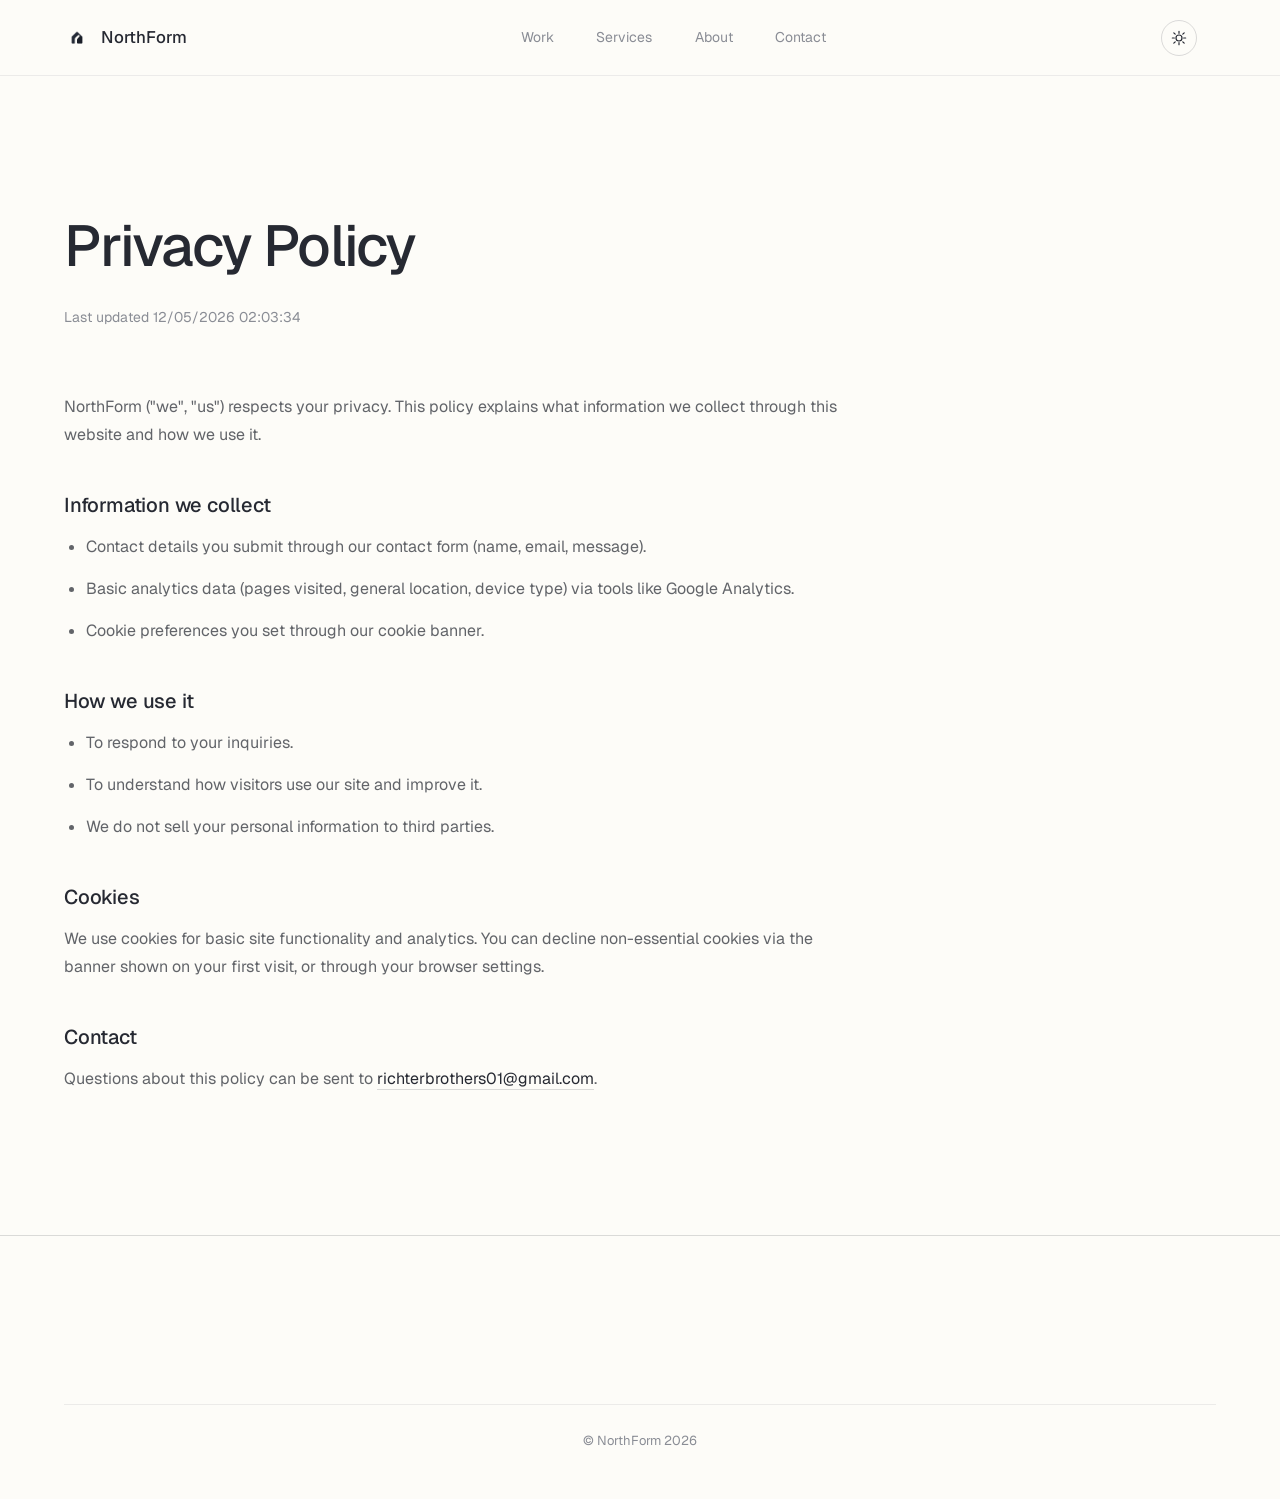
<file: privacy.html>
<!DOCTYPE html>
<html lang="en">
<head>
    <meta charset="UTF-8">
    <meta name="viewport" content="width=device-width, initial-scale=1.0">
    <meta name="description" content="NorthForm's Privacy Policy — how we collect, use, and protect your information.">
    <title>Privacy Policy — NorthForm</title>
    <link rel="canonical" href="https://northform.co/privacy.html">
    <meta name="theme-color" content="#FDFCF8">
    <link rel="icon" type="image/jpeg" href="assets/logo.jpg">
    <link rel="preconnect" href="https://fonts.googleapis.com">
    <link rel="preconnect" href="https://fonts.gstatic.com" crossorigin>
    <link href="https://fonts.googleapis.com/css2?family=Geist:wght@300;400;500;600;700&display=swap" rel="stylesheet">
    <link rel="stylesheet" href="css/main.css">
    <style>
        .legal { padding-top: clamp(150px, 18vw, 200px); padding-bottom: clamp(96px, 10vw, 140px); }
        .legal__title { font-size: clamp(2.2rem, 5vw, 3.6rem); font-weight: 500; letter-spacing: -0.03em; }
        .legal__updated { margin-top: 14px; color: var(--grey); font-size: 0.875rem; }
        .legal__body { margin-top: clamp(40px, 5vw, 64px); max-width: 72ch; }
        .legal__body h2 { font-size: 1.25rem; font-weight: 500; margin-top: 40px; margin-bottom: 12px; letter-spacing: -0.01em; }
        .legal__body p, .legal__body li { color: var(--ink-soft); font-size: 1rem; line-height: 1.75; margin-bottom: 14px; }
        .legal__body ul { padding-left: 22px; list-style: disc; }
        .legal__body a { color: var(--ink); border-bottom: 1px solid var(--line); }
    </style>
    <script async src="https://www.googletagmanager.com/gtag/js?id=G-VLSWJVY3EG"></script>
    <script>
        window.dataLayer = window.dataLayer || [];
        function gtag(){dataLayer.push(arguments);}
        gtag('js', new Date());
        gtag('config', 'G-VLSWJVY3EG');
    </script>
</head>
<body>
    <a href="#main" class="skip-link">Skip to content</a>
    <div class="progress-bar" id="progressBar" aria-hidden="true"></div>
    <nav class="nav is-scrolled" id="nav">
        <div class="nav__container">
            <a href="index.html" class="nav__logo" aria-label="NorthForm Home">
                <img class="nav__logo-mark" src="assets/logo.png" alt="NorthForm logo" width="26" height="26">
                <span class="nav__logo-text">NorthForm</span>
            </a>
            <div class="nav__links" id="navLinks">
                <a href="index.html#work" class="nav__link">Work</a>
                <a href="index.html#services" class="nav__link">Services</a>
                <a href="index.html#about" class="nav__link">About</a>
                <a href="contact.html" class="nav__link">Contact</a>
            </div>
            <div class="nav__utility">
                <button class="theme-toggle" id="themeToggle" aria-label="Toggle dark mode">
                    <svg class="icon-sun" viewBox="0 0 24 24" fill="none" stroke="currentColor" stroke-width="1.8" stroke-linecap="round"><circle cx="12" cy="12" r="4.5"/><path d="M12 2v3M12 19v3M4.2 4.2l2.1 2.1M17.7 17.7l2.1 2.1M2 12h3M19 12h3M4.2 19.8l2.1-2.1M17.7 6.3l2.1-2.1"/></svg>
                    <svg class="icon-moon" viewBox="0 0 24 24" fill="none" stroke="currentColor" stroke-width="1.8" stroke-linecap="round"><path d="M20 14.5A8.5 8.5 0 1 1 9.5 4a7 7 0 0 0 10.5 10.5Z"/></svg>
                </button>
            </div>
            <button class="nav__toggle" id="navToggle" aria-label="Toggle menu" aria-expanded="false">
                <span class="nav__toggle-line"></span>
                <span class="nav__toggle-line"></span>
            </button>
        </div>
    </nav>

    <main id="main">
        <section class="legal container">
            <h1 class="legal__title">Privacy Policy</h1>
            <p class="legal__updated" id="lastUpdated"></p>
            <div class="legal__body">
                <p>NorthForm ("we", "us") respects your privacy. This policy explains what information we collect through this website and how we use it.</p>
                <h2>Information we collect</h2>
                <ul>
                    <li>Contact details you submit through our contact form (name, email, message).</li>
                    <li>Basic analytics data (pages visited, general location, device type) via tools like Google Analytics.</li>
                    <li>Cookie preferences you set through our cookie banner.</li>
                </ul>
                <h2>How we use it</h2>
                <ul>
                    <li>To respond to your inquiries.</li>
                    <li>To understand how visitors use our site and improve it.</li>
                    <li>We do not sell your personal information to third parties.</li>
                </ul>
                <h2>Cookies</h2>
                <p>We use cookies for basic site functionality and analytics. You can decline non-essential cookies via the banner shown on your first visit, or through your browser settings.</p>
                <h2>Contact</h2>
                <p>Questions about this policy can be sent to <a href="mailto:richterbrothers01@gmail.com">richterbrothers01@gmail.com</a>.</p>
            </div>
        </section>
    </main>

    <button class="back-to-top" id="backToTop" aria-label="Back to top">
        <svg viewBox="0 0 24 24" fill="none" stroke="currentColor" stroke-width="2" stroke-linecap="round" stroke-linejoin="round"><line x1="12" y1="19" x2="12" y2="5"/><polyline points="5 12 12 5 19 12"/></svg>
    </button>

    <footer class="footer" role="contentinfo">
        <div class="container">
            <div class="footer__bottom">
                <p class="footer__copyright">© NorthForm 2026</p>
            </div>
        </div>
    </footer>

    <script src="js/main.js"></script>
</body>
</html>
</file>
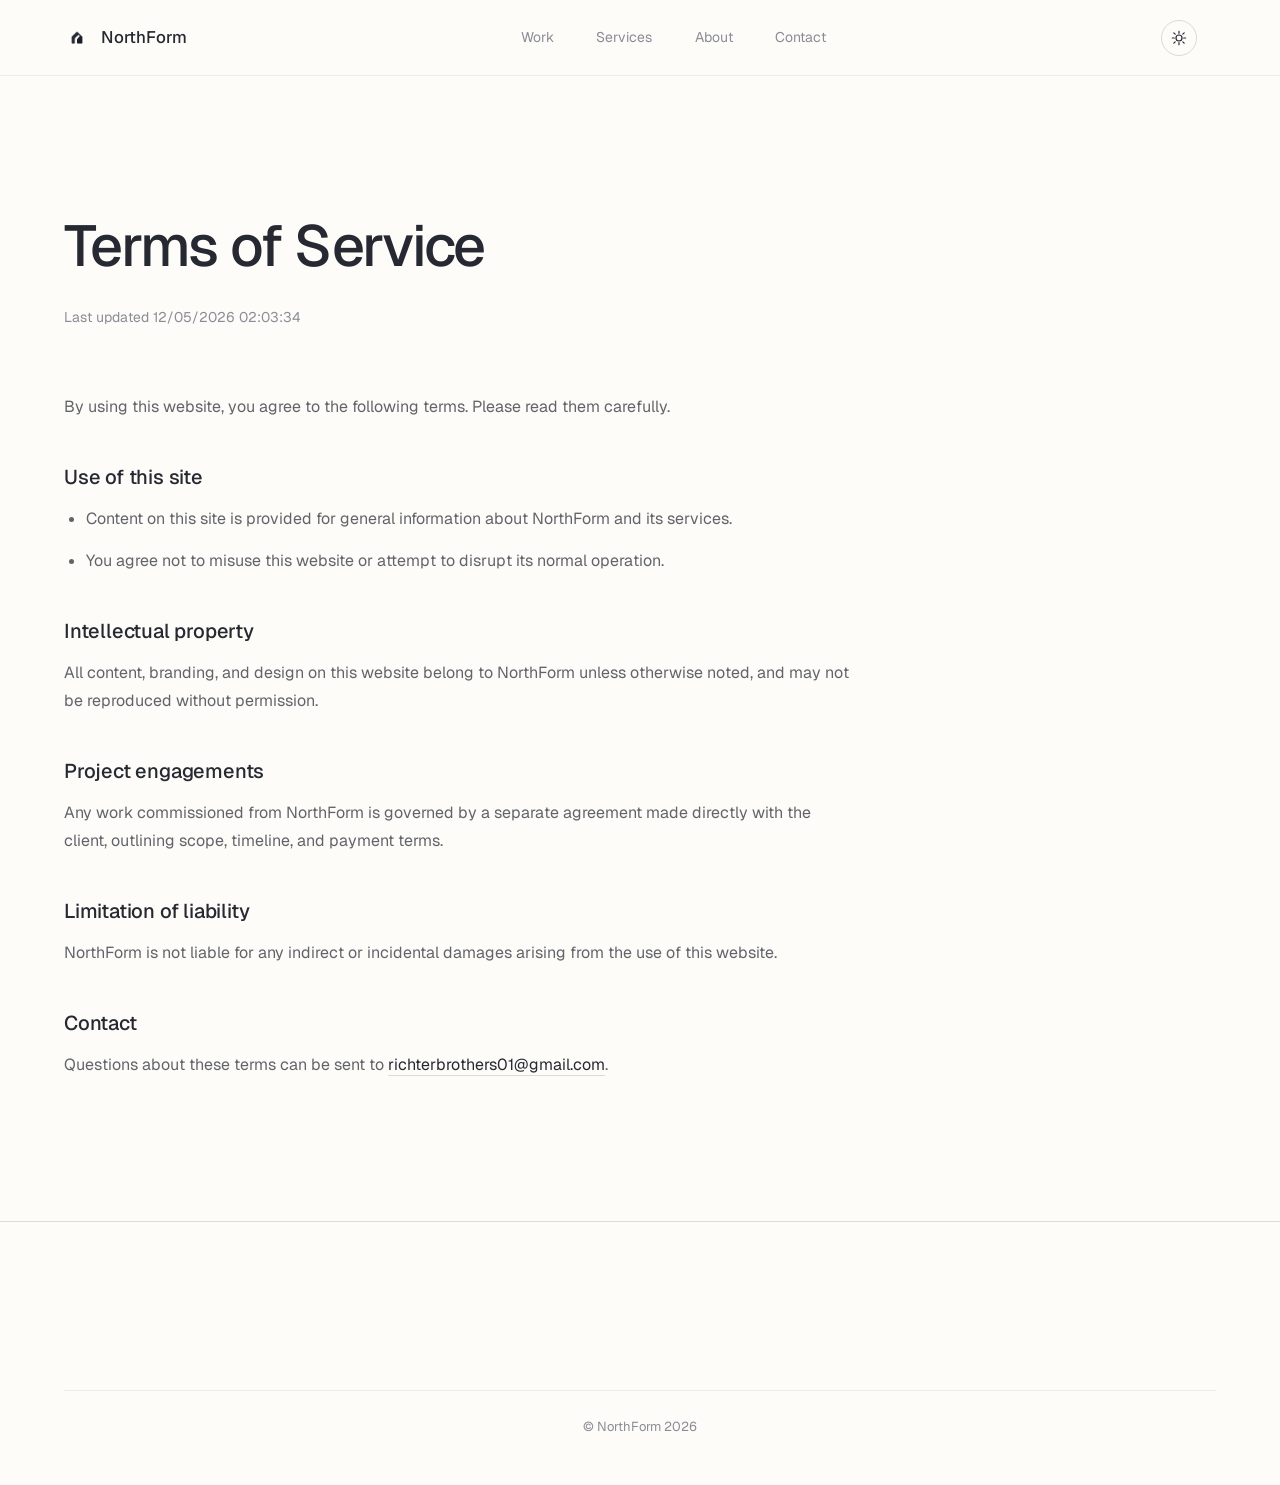
<file: terms.html>
<!DOCTYPE html>
<html lang="en">
<head>
    <meta charset="UTF-8">
    <meta name="viewport" content="width=device-width, initial-scale=1.0">
    <meta name="description" content="NorthForm's Terms of Service — how we collect, use, and protect your information.">
    <title>Terms of Service — NorthForm</title>
    <link rel="canonical" href="https://northform.co/terms.html">
    <meta name="theme-color" content="#FDFCF8">
    <link rel="icon" type="image/jpeg" href="assets/logo.jpg">
    <link rel="preconnect" href="https://fonts.googleapis.com">
    <link rel="preconnect" href="https://fonts.gstatic.com" crossorigin>
    <link href="https://fonts.googleapis.com/css2?family=Geist:wght@300;400;500;600;700&display=swap" rel="stylesheet">
    <link rel="stylesheet" href="css/main.css">
    <style>
        .legal { padding-top: clamp(150px, 18vw, 200px); padding-bottom: clamp(96px, 10vw, 140px); }
        .legal__title { font-size: clamp(2.2rem, 5vw, 3.6rem); font-weight: 500; letter-spacing: -0.03em; }
        .legal__updated { margin-top: 14px; color: var(--grey); font-size: 0.875rem; }
        .legal__body { margin-top: clamp(40px, 5vw, 64px); max-width: 72ch; }
        .legal__body h2 { font-size: 1.25rem; font-weight: 500; margin-top: 40px; margin-bottom: 12px; letter-spacing: -0.01em; }
        .legal__body p, .legal__body li { color: var(--ink-soft); font-size: 1rem; line-height: 1.75; margin-bottom: 14px; }
        .legal__body ul { padding-left: 22px; list-style: disc; }
        .legal__body a { color: var(--ink); border-bottom: 1px solid var(--line); }
    </style>
    <script async src="https://www.googletagmanager.com/gtag/js?id=G-VLSWJVY3EG"></script>
    <script>
        window.dataLayer = window.dataLayer || [];
        function gtag(){dataLayer.push(arguments);}
        gtag('js', new Date());
        gtag('config', 'G-VLSWJVY3EG');
    </script>
</head>
<body>
    <a href="#main" class="skip-link">Skip to content</a>
    <div class="progress-bar" id="progressBar" aria-hidden="true"></div>
    <nav class="nav is-scrolled" id="nav">
        <div class="nav__container">
            <a href="index.html" class="nav__logo" aria-label="NorthForm Home">
                <img class="nav__logo-mark" src="assets/logo.png" alt="NorthForm logo" width="26" height="26">
                <span class="nav__logo-text">NorthForm</span>
            </a>
            <div class="nav__links" id="navLinks">
                <a href="index.html#work" class="nav__link">Work</a>
                <a href="index.html#services" class="nav__link">Services</a>
                <a href="index.html#about" class="nav__link">About</a>
                <a href="contact.html" class="nav__link">Contact</a>
            </div>
            <div class="nav__utility">
                <button class="theme-toggle" id="themeToggle" aria-label="Toggle dark mode">
                    <svg class="icon-sun" viewBox="0 0 24 24" fill="none" stroke="currentColor" stroke-width="1.8" stroke-linecap="round"><circle cx="12" cy="12" r="4.5"/><path d="M12 2v3M12 19v3M4.2 4.2l2.1 2.1M17.7 17.7l2.1 2.1M2 12h3M19 12h3M4.2 19.8l2.1-2.1M17.7 6.3l2.1-2.1"/></svg>
                    <svg class="icon-moon" viewBox="0 0 24 24" fill="none" stroke="currentColor" stroke-width="1.8" stroke-linecap="round"><path d="M20 14.5A8.5 8.5 0 1 1 9.5 4a7 7 0 0 0 10.5 10.5Z"/></svg>
                </button>
            </div>
            <button class="nav__toggle" id="navToggle" aria-label="Toggle menu" aria-expanded="false">
                <span class="nav__toggle-line"></span>
                <span class="nav__toggle-line"></span>
            </button>
        </div>
    </nav>

    <main id="main">
        <section class="legal container">
            <h1 class="legal__title">Terms of Service</h1>
            <p class="legal__updated" id="lastUpdated"></p>
            <div class="legal__body">
                <p>By using this website, you agree to the following terms. Please read them carefully.</p>
                <h2>Use of this site</h2>
                <ul>
                    <li>Content on this site is provided for general information about NorthForm and its services.</li>
                    <li>You agree not to misuse this website or attempt to disrupt its normal operation.</li>
                </ul>
                <h2>Intellectual property</h2>
                <p>All content, branding, and design on this website belong to NorthForm unless otherwise noted, and may not be reproduced without permission.</p>
                <h2>Project engagements</h2>
                <p>Any work commissioned from NorthForm is governed by a separate agreement made directly with the client, outlining scope, timeline, and payment terms.</p>
                <h2>Limitation of liability</h2>
                <p>NorthForm is not liable for any indirect or incidental damages arising from the use of this website.</p>
                <h2>Contact</h2>
                <p>Questions about these terms can be sent to <a href="mailto:richterbrothers01@gmail.com">richterbrothers01@gmail.com</a>.</p>
            </div>
        </section>
    </main>

    <button class="back-to-top" id="backToTop" aria-label="Back to top">
        <svg viewBox="0 0 24 24" fill="none" stroke="currentColor" stroke-width="2" stroke-linecap="round" stroke-linejoin="round"><line x1="12" y1="19" x2="12" y2="5"/><polyline points="5 12 12 5 19 12"/></svg>
    </button>

    <footer class="footer" role="contentinfo">
        <div class="container">
            <div class="footer__bottom">
                <p class="footer__copyright">© NorthForm 2026</p>
            </div>
        </div>
    </footer>

    <script src="js/main.js"></script>
</body>
</html>
</file>
<file: css/main.css>
/* ==========================================================================
   NorthForm — Crafted for Growth
   Design system: architectural, minimal, editorial
   ========================================================================== */

/* --------------------------------------------------------------------------
   1. Tokens
   -------------------------------------------------------------------------- */
:root {
    --bg: #FDFCF8;
    --ink: #262932;
    --ink-2: #3A3E4A;
    --ink-soft: rgba(38, 41, 50, 0.72);
    --grey: #8A8D95;
    --line: rgba(38, 41, 50, 0.16);
    --line-soft: rgba(38, 41, 50, 0.08);
    --nav-h: 76px;
    --maxw: 1280px;
    --pad-x: clamp(28px, 5vw, 64px);
    --font: 'Geist', 'Inter', 'Helvetica Neue', Helvetica, Arial, ui-sans-serif, system-ui, sans-serif;
    --ease: cubic-bezier(0.22, 1, 0.36, 1);
}

/* --------------------------------------------------------------------------
   2. Reset & base
   -------------------------------------------------------------------------- */
*,
*::before,
*::after {
    box-sizing: border-box;
    margin: 0;
    padding: 0;
}

html {
    -webkit-text-size-adjust: 100%;
}

[id] {
    scroll-margin-top: calc(var(--nav-h) + 16px);
}

body {
    font-family: var(--font);
    background: var(--bg);
    color: var(--ink);
    font-size: 16px;
    line-height: 1.6;
    -webkit-font-smoothing: antialiased;
    -moz-osx-font-smoothing: grayscale;
    text-rendering: optimizeLegibility;
    overflow-x: hidden;
}

body.menu-open {
    overflow: hidden;
}

img,
svg {
    display: block;
    max-width: 100%;
}

a {
    color: inherit;
    text-decoration: none;
}

h1, h2, h3, h4, p, ul, ol {
    margin: 0;
}

ul, ol {
    list-style: none;
}

::selection {
    background: var(--ink);
    color: var(--bg);
}

:focus-visible {
    outline: 1px solid var(--ink);
    outline-offset: 3px;
}

.logo-path {
    fill: none;
    stroke: currentColor;
    stroke-width: 3;
    stroke-linecap: round;
    stroke-linejoin: round;
}

/* --------------------------------------------------------------------------
   3. Shared primitives
   -------------------------------------------------------------------------- */
.container {
    width: 100%;
    max-width: var(--maxw);
    margin-inline: auto;
    padding-inline: var(--pad-x);
}

.section-header {
    max-width: 660px;
    margin-bottom: clamp(48px, 7vw, 88px);
}

.section-title {
    font-size: clamp(2.2rem, 4.2vw, 3.4rem);
    font-weight: 500;
    letter-spacing: -0.025em;
    line-height: 1.08;
}

.section-description {
    margin-top: 18px;
    color: var(--ink-soft);
    font-size: 1.0625rem;
    line-height: 1.7;
}

.btn {
    display: inline-flex;
    align-items: center;
    gap: 10px;
    font-size: 0.9375rem;
    font-weight: 500;
    letter-spacing: 0.01em;
}

.btn__arrow {
    display: inline-block;
    transition: transform 0.4s var(--ease);
}

.btn--primary {
    background: var(--ink);
    color: var(--bg);
    padding: 15px 30px;
    border-radius: 3px;
    transition: background 0.4s var(--ease);
}

.btn--primary:hover {
    background: var(--ink-2);
}

.btn--primary:hover .btn__arrow {
    transform: translateX(5px);
}

.btn--secondary {
    color: var(--ink);
    padding: 15px 2px;
    border-bottom: 1px solid var(--line);
    transition: border-color 0.35s var(--ease);
}

.btn--secondary:hover {
    border-color: var(--ink);
}

.btn--large {
    padding: 17px 36px;
    font-size: 1rem;
}

/* Word-reveal scaffolding (created by JS) */
.w {
    display: inline-block;
    overflow: hidden;
    vertical-align: top;
    padding: 0.1em 0;
    margin: -0.1em 0;
}

.w-in {
    display: inline-block;
    will-change: transform;
}

/* --------------------------------------------------------------------------
   4. Navigation
   -------------------------------------------------------------------------- */
.nav {
    position: fixed;
    top: 0;
    left: 0;
    right: 0;
    z-index: 200;
    height: var(--nav-h);
    background: transparent;
    border-bottom: 1px solid transparent;
    transition: background 0.45s var(--ease), border-color 0.45s var(--ease),
        backdrop-filter 0.45s var(--ease);
    padding-top: env(safe-area-inset-top, 0px);
}

.nav.is-scrolled {
    background: rgba(253, 252, 248, 0.85);
    -webkit-backdrop-filter: blur(14px);
    backdrop-filter: blur(14px);
    border-bottom-color: var(--line-soft);
}

.nav__container {
    height: 100%;
    display: flex;
    align-items: center;
    justify-content: space-between;
    max-width: var(--maxw);
    margin-inline: auto;
    padding-inline: var(--pad-x);
}

.nav__logo {
    position: relative;
    z-index: 215;
    display: inline-flex;
    align-items: center;
    gap: 11px;
    color: var(--ink);
}

.nav__logo-mark {
    width: 26px;
    height: 26px;
    object-fit: contain;
    display: block;
}

html[data-theme="dark"] .nav__logo-mark,
html[data-theme="dark"] .hero__logo,
html[data-theme="dark"] .about__logo,
html[data-theme="dark"] .cta__logo-large,
html[data-theme="dark"] .footer__mark {
    filter: invert(1) brightness(1.12);
}

.nav__logo-text {
    font-size: 1.05rem;
    font-weight: 500;
    letter-spacing: -0.01em;
}

.nav__links {
    display: flex;
    align-items: center;
    gap: clamp(24px, 3vw, 40px);
}

.nav__link {
    position: relative;
    font-size: 0.875rem;
    color: var(--grey);
    padding: 6px 2px;
    transition: color 0.3s;
}

.nav__link::after {
    content: '';
    position: absolute;
    left: 0;
    right: 0;
    bottom: 2px;
    height: 1px;
    background: var(--ink);
    transform: scaleX(0);
    transform-origin: left;
    transition: transform 0.45s var(--ease);
}

.nav__link:hover {
    color: var(--ink);
}

.nav__link.is-active {
    color: var(--ink);
}

.nav__link.is-active::after {
    transform: scaleX(1);
}

.nav__link:hover::after {
    transform: scaleX(1);
}

.nav__toggle {
    display: none;
    position: relative;
    z-index: 215;
    width: 40px;
    height: 40px;
    border: 0;
    background: none;
    cursor: pointer;
}

.nav__toggle-line {
    position: absolute;
    left: 10px;
    right: 10px;
    height: 1.5px;
    background: var(--ink);
    transition: transform 0.4s var(--ease), opacity 0.3s;
}

.nav__toggle-line:nth-child(1) {
    top: 16px;
}

.nav__toggle-line:nth-child(2) {
    bottom: 16px;
}

@media (max-width: 768px) {
    .nav__links {
        position: fixed;
        inset: 0;
        z-index: 200;
        flex-direction: column;
        align-items: flex-start;
        justify-content: center;
        gap: 10px;
        padding: 0 clamp(28px, 9vw, 56px);
        padding-top: env(safe-area-inset-top, 0px);
        background: var(--bg);
        -webkit-transform: translate3d(0, -100%, 0);
        transform: translate3d(0, -100%, 0);
        -webkit-backface-visibility: hidden;
        backface-visibility: hidden;
        transition: transform 0.6s var(--ease), visibility 0s linear 0.6s;
        visibility: hidden;
        pointer-events: none;
    }

    .nav.is-open .nav__links {
        -webkit-transform: translate3d(0, 0, 0);
        transform: translate3d(0, 0, 0);
        transition: transform 0.6s var(--ease);
        visibility: visible;
        pointer-events: auto;
    }

    .nav.is-open {
        background: transparent;
        border-bottom-color: transparent;
    }

    .nav__link {
        font-size: clamp(1.9rem, 8.5vw, 2.6rem);
        font-weight: 500;
        color: var(--ink);
        padding: 6px 0;
    }

    .nav__link::after {
        display: none;
    }

    .nav.is-open .nav__link {
        opacity: 1;
    }

    .nav__toggle {
        display: block;
    }

    .nav.is-open .nav__toggle-line:nth-child(1) {
        transform: translateY(3.5px) rotate(45deg);
    }

    .nav.is-open .nav__toggle-line:nth-child(2) {
        transform: translateY(-3.5px) rotate(-45deg);
    }
}

/* --------------------------------------------------------------------------
   5. Hero
   -------------------------------------------------------------------------- */
.hero {
    position: relative;
    min-height: 100vh;
    min-height: 100svh;
    display: flex;
    align-items: center;
    padding: calc(var(--nav-h) + 48px) 0 112px;
    overflow: hidden;
}

.hero__bg-shape {
    position: absolute;
    top: -34%;
    right: -16%;
    width: 72vmin;
    height: 72vmin;
    border: 1px solid var(--line-soft);
    border-radius: 50%;
    pointer-events: none;
    animation: slowSpin 160s linear infinite;
}

@keyframes slowSpin {
    to {
        transform: rotate(360deg);
    }
}

.hero__container {
    width: 100%;
    max-width: var(--maxw);
    margin-inline: auto;
    padding-inline: var(--pad-x);
    display: grid;
    grid-template-columns: 1.05fr 0.95fr;
    align-items: center;
    gap: clamp(40px, 6vw, 96px);
}

.hero__eyebrow {
    display: inline-flex;
    align-items: center;
    gap: 12px;
    font-size: 0.8125rem;
    letter-spacing: 0.18em;
    text-transform: uppercase;
    color: var(--grey);
    margin-bottom: clamp(26px, 3vw, 44px);
}

.hero__eyebrow::before {
    content: '';
    width: 34px;
    height: 1px;
    background: var(--ink);
    opacity: 0.7;
}

.hero__title {
    font-size: clamp(2.6rem, 6.2vw, 5.6rem);
    font-weight: 500;
    letter-spacing: -0.035em;
    line-height: 1.04;
    color: var(--ink);
}

.hero__title-accent {
    position: relative;
}

.hero__title-accent::after {
    content: '';
    position: absolute;
    left: 0;
    right: 0;
    bottom: 0.04em;
    height: 2px;
    background: var(--ink);
    opacity: 0.65;
}

.hero__description {
    margin-top: clamp(20px, 2.5vw, 34px);
    max-width: 46ch;
    font-size: 1.0625rem;
    line-height: 1.75;
    color: var(--ink-soft);
}

.hero__former {
    font-size: 0.72em;
    font-weight: 400;
    color: var(--ink-faint, var(--ink-soft));
    opacity: 0.6;
    letter-spacing: 0.01em;
}

.hero__actions {
    margin-top: clamp(28px, 3.5vw, 46px);
    display: flex;
    align-items: center;
    gap: 26px;
    flex-wrap: wrap;
}

.hero__visual {
    position: relative;
    display: flex;
    justify-content: center;
    align-items: center;
    will-change: transform;
}

.hero__logo-container {
    position: relative;
    width: min(100%, 340px);
    color: var(--ink);
    will-change: transform;
}

.hero__logo {
    width: 100%;
    height: auto;
    object-fit: contain;
    display: block;
    clip-path: inset(0 0 0 0);
}

.hero__accent-lines {
    position: absolute;
    inset: 0;
    pointer-events: none;
}

.hero__line {
    position: absolute;
    height: 1px;
    background: var(--line);
}

.hero__line--1 {
    top: 16%;
    left: 4%;
    width: 58%;
    transform-origin: left;
}

.hero__line--2 {
    bottom: 18%;
    right: 6%;
    width: 44%;
    transform-origin: right;
}

.hero__line--3 {
    top: 42%;
    right: 0;
    width: 26%;
    transform-origin: right;
}

.hero__scroll {
    position: absolute;
    left: 50%;
    bottom: 30px;
    transform: translateX(-50%);
    display: flex;
    flex-direction: column;
    align-items: center;
    gap: 8px;
    color: var(--grey);
    font-size: 0.6875rem;
    letter-spacing: 0.22em;
    text-transform: uppercase;
}

.hero__scroll svg {
    width: 18px;
    height: 18px;
    animation: scrollNudge 2.6s var(--ease) infinite;
}

@keyframes scrollNudge {
    0%, 100% {
        transform: translateY(0);
        opacity: 0.85;
    }
    50% {
        transform: translateY(6px);
        opacity: 0.35;
    }
}

@media (max-width: 900px) {
    .hero {
        min-height: auto;
        padding-bottom: 128px;
    }

    .hero__container {
        grid-template-columns: 1fr;
        gap: 64px;
    }

    .hero__logo-container {
        width: min(56vw, 260px);
    }

    .hero__scroll {
        display: none;
    }
}

/* --------------------------------------------------------------------------
   6. Philosophy
   -------------------------------------------------------------------------- */
.philosophy {
    padding: clamp(110px, 14vw, 190px) 0;
}

.philosophy__title {
    text-align: center;
    font-size: clamp(2rem, 4.5vw, 3.75rem);
    font-weight: 500;
    letter-spacing: -0.025em;
    line-height: 1.15;
    max-width: 19ch;
    margin-inline: auto;
}

.philosophy__content {
    margin-top: clamp(32px, 4vw, 56px);
    display: grid;
    gap: 18px;
    justify-items: center;
}

.philosophy__text {
    max-width: 58ch;
    text-align: center;
    color: var(--ink-soft);
    font-size: 1.0625rem;
    line-height: 1.8;
}

.philosophy__divider {
    width: 56px;
    height: 1px;
    background: var(--ink);
    opacity: 0.45;
    margin: clamp(56px, 8vw, 96px) auto 0;
}

/* --------------------------------------------------------------------------
   7. Services
   -------------------------------------------------------------------------- */
.services {
    padding: clamp(96px, 12vw, 160px) 0;
}

.services__grid {
    border-top: 1px solid var(--line-soft);
    border-bottom: 1px solid var(--line-soft);
}

.service {
    display: grid;
    grid-template-columns: 48px 1fr minmax(220px, 340px) 24px;
    align-items: center;
    gap: clamp(16px, 3vw, 40px);
    padding: clamp(24px, 3vw, 36px) 0;
    border-top: 1px solid var(--line-soft);
    transition: border-color 0.4s var(--ease);
}

.service:first-child {
    border-top: 0;
}

.service:hover {
    border-color: var(--line);
}

.service__number {
    font-size: 0.8125rem;
    color: var(--grey);
    letter-spacing: 0.08em;
    font-variant-numeric: tabular-nums;
}

.service__title {
    font-size: clamp(1.5rem, 2.6vw, 2.2rem);
    font-weight: 500;
    letter-spacing: -0.02em;
    transition: transform 0.5s var(--ease);
}

.service:hover .service__title {
    transform: translateX(6px);
}

.service__description {
    font-size: 0.9375rem;
    line-height: 1.65;
    color: var(--grey);
    opacity: 0;
    transform: translateY(10px);
    transition: opacity 0.5s var(--ease), transform 0.5s var(--ease);
}

.service:hover .service__description,
.service:focus-within .service__description {
    opacity: 1;
    transform: translateY(0);
}

.service__indicator {
    width: 22px;
    height: 1px;
    background: var(--ink);
    justify-self: end;
    transform: scaleX(0.35);
    transform-origin: right;
    transition: transform 0.5s var(--ease);
}

.service:hover .service__indicator {
    transform: scaleX(1);
}

@media (max-width: 820px) {
    .service {
        grid-template-columns: 44px 1fr;
        row-gap: 10px;
    }

    .service__description {
        grid-column: 1 / -1;
        opacity: 1;
        transform: none;
    }

    .service__indicator {
        display: none;
    }
}

/* --------------------------------------------------------------------------
   8. Selected work
   -------------------------------------------------------------------------- */
.work {
    padding: clamp(96px, 12vw, 160px) 0;
}

.work__grid {
    display: grid;
    gap: clamp(72px, 9vw, 128px);
}

.project__image {
    position: relative;
    aspect-ratio: 16 / 9;
    overflow: hidden;
    border: 1px solid var(--line-soft);
    background: var(--bg);
    color: var(--ink);
}

.project__image::after {
    content: '';
    position: absolute;
    inset: 0;
    background: linear-gradient(180deg, transparent 55%, rgba(38, 41, 50, 0.045));
    pointer-events: none;
}

.project__placeholder {
    position: absolute;
    inset: 0;
    width: 100%;
    height: 100%;
    opacity: 0.8;
    transition: transform 1.4s var(--ease);
    will-change: transform;
}

.project:hover .project__placeholder {
    transform: scale(1.045);
}

.project__screenshot {
    position: absolute;
    left: 0;
    bottom: 0;
    width: 100%;
    height: 115%;
    object-fit: cover;
    object-position: center bottom;
    transform-origin: center bottom;
    transition: transform 1.4s var(--ease);
    will-change: transform;
}

.project:hover .project__screenshot {
    transform: scale(1.05);
}

.project__content {
    margin-top: 24px;
    display: grid;
    grid-template-columns: 1fr auto;
    align-items: end;
    gap: 10px 24px;
}

.project__meta {
    grid-column: 1 / -1;
    font-size: 0.8125rem;
    color: var(--grey);
    letter-spacing: 0.04em;
}

.project__title {
    font-size: clamp(1.5rem, 2.4vw, 2.1rem);
    font-weight: 500;
    letter-spacing: -0.02em;
    transition: transform 0.5s var(--ease);
}

.project:hover .project__title {
    transform: translateX(6px);
}

.project__year {
    font-size: 0.875rem;
    color: var(--grey);
    font-variant-numeric: tabular-nums;
}

/* --------------------------------------------------------------------------
   9. Why NorthForm
   -------------------------------------------------------------------------- */
.why {
    padding: clamp(96px, 12vw, 160px) 0;
}

.why__layout {
    display: grid;
    grid-template-columns: 1.05fr 0.95fr;
    gap: clamp(48px, 7vw, 104px);
    align-items: center;
}

.why__title {
    font-size: clamp(2.4rem, 4.6vw, 3.9rem);
    font-weight: 500;
    letter-spacing: -0.03em;
    line-height: 1.08;
}

.why__text {
    margin-top: clamp(24px, 3vw, 36px);
    max-width: 46ch;
    color: var(--ink-soft);
    font-size: 1.0625rem;
    line-height: 1.75;
}

.why__list {
    margin-top: clamp(32px, 4vw, 48px);
}

.why__list li {
    display: flex;
    align-items: center;
    gap: 18px;
    padding: 17px 0;
    border-top: 1px solid var(--line-soft);
    font-size: 1.0625rem;
}

.why__list li:last-child {
    border-bottom: 1px solid var(--line-soft);
}

.why__list li::before {
    content: '';
    flex: none;
    width: 7px;
    height: 7px;
    border: 1px solid var(--ink);
    transition: background 0.3s;
}

.why__list li:hover::before {
    background: var(--ink);
}

.why__geometry {
    position: relative;
    width: 100%;
    aspect-ratio: 4 / 5;
    border: 1px solid var(--line);
}

.geometry__line {
    position: absolute;
    height: 1px;
    background: var(--ink);
    opacity: 0.55;
}

.geometry__line--1 {
    top: 18%;
    left: 10%;
    width: 80%;
    transform-origin: left;
}

.geometry__line--2 {
    top: 44%;
    left: 22%;
    width: 56%;
    transform-origin: right;
}

.geometry__line--3 {
    top: 70%;
    left: 10%;
    width: 80%;
    transform-origin: left;
}

.geometry__line--4 {
    top: 10%;
    left: 50%;
    width: 1px;
    height: 78%;
    transform-origin: top;
    opacity: 0.4;
}

.geometry__shape {
    position: absolute;
}

.geometry__shape--1 {
    left: 26%;
    bottom: 30%;
    width: 18%;
    height: 36%;
    border: 1px solid var(--ink);
    border-bottom: none;
    border-radius: 100% 100% 0 0;
}

.geometry__shape--2 {
    right: 24%;
    bottom: 30%;
    width: 12%;
    height: 30%;
    border: 1px solid var(--ink);
    opacity: 0.75;
}

.geometry__shape--3 {
    top: 4%;
    left: 50%;
    width: 8px;
    height: 8px;
    margin-left: -4px;
    background: var(--ink);
}

@media (max-width: 900px) {
    .why__layout {
        grid-template-columns: 1fr;
        gap: 64px;
    }

    .why__geometry {
        max-width: 420px;
        margin-inline: auto;
    }
}

/* --------------------------------------------------------------------------
   10. Process
   -------------------------------------------------------------------------- */
.process {
    padding: clamp(96px, 12vw, 160px) 0;
    border-top: 1px solid var(--line-soft);
}

.process__steps {
    --step-gap: clamp(24px, 3vw, 48px);
    position: relative;
    display: grid;
    grid-template-columns: repeat(4, 1fr);
    gap: var(--step-gap);
}

.step {
    position: relative;
    padding-top: clamp(28px, 3vw, 40px);
}

.step__line {
    position: absolute;
    top: 0;
    left: 0;
    right: calc(-1 * var(--step-gap));
    height: 1px;
    background: var(--line-soft);
    transform-origin: left;
}

.step__line--last {
    right: 0;
}

.step__line::before {
    content: '';
    position: absolute;
    left: 0;
    top: -3px;
    width: 7px;
    height: 7px;
    border: 1px solid var(--ink);
    background: var(--bg);
}

.step__number {
    font-size: 0.8125rem;
    color: var(--grey);
    letter-spacing: 0.1em;
    font-variant-numeric: tabular-nums;
    margin-bottom: 14px;
}

.step__title {
    font-size: 1.375rem;
    font-weight: 500;
    letter-spacing: -0.015em;
    margin-bottom: 12px;
}

.step__description {
    max-width: 30ch;
    font-size: 0.9375rem;
    color: var(--grey);
    line-height: 1.65;
}

@media (max-width: 900px) {
    .process__steps {
        grid-template-columns: 1fr;
        gap: 0;
        padding-left: 20px;
    }

    .process__steps::before {
        content: '';
        position: absolute;
        left: 0;
        top: 4px;
        bottom: 4px;
        width: 1px;
        background: var(--line-soft);
    }

    .step {
        padding: 0 0 52px 34px;
    }

    .step:last-child {
        padding-bottom: 0;
    }

    .step::before {
        content: '';
        position: absolute;
        left: -20px;
        top: 4px;
        width: 7px;
        height: 7px;
        border: 1px solid var(--ink);
        background: var(--bg);
    }

    .step__line {
        display: none;
    }
}

/* --------------------------------------------------------------------------
   11. About
   -------------------------------------------------------------------------- */
.about {
    padding: clamp(96px, 12vw, 160px) 0;
}

.about__layout {
    display: grid;
    grid-template-columns: 1.35fr 0.65fr;
    gap: clamp(48px, 7vw, 104px);
    align-items: center;
}

.about__title {
    font-size: clamp(2.1rem, 4vw, 3.4rem);
    font-weight: 500;
    letter-spacing: -0.03em;
    line-height: 1.1;
    max-width: 22ch;
}

.about__text {
    margin-top: 22px;
    max-width: 56ch;
    color: var(--ink-soft);
    font-size: 1.0625rem;
    line-height: 1.75;
}

.about__visual {
    display: flex;
    justify-content: center;
}

.about__logo {
    width: min(100%, 210px);
    color: var(--ink);
    opacity: 0.92;
    object-fit: contain;
    display: block;
}

@media (max-width: 900px) {
    .about__layout {
        grid-template-columns: 1fr;
        gap: 64px;
    }

    .about__logo {
        width: min(100%, 170px);
    }
}

/* --------------------------------------------------------------------------
   12. CTA
   -------------------------------------------------------------------------- */
.cta {
    position: relative;
    overflow: hidden;
    padding: clamp(150px, 20vw, 280px) 0;
    text-align: center;
}

.cta__bg {
    position: absolute;
    inset: 0;
    pointer-events: none;
}

.cta__logo-large {
    position: absolute;
    left: 50%;
    top: 50%;
    width: min(150vmin, 1300px);
    height: auto;
    transform: translate(-50%, -50%);
    color: var(--ink);
    opacity: 0.05;
}

.cta__logo-large .logo-path {
    stroke-width: 1.1;
}

.cta__content {
    position: relative;
    z-index: 1;
}

.cta__title {
    font-size: clamp(2.75rem, 8vw, 6.5rem);
    font-weight: 500;
    letter-spacing: -0.035em;
    line-height: 1.02;
}

.cta__description {
    margin: clamp(20px, 2.5vw, 30px) auto 0;
    max-width: 42ch;
    color: var(--ink-soft);
    font-size: 1.0625rem;
    line-height: 1.7;
}

.cta .btn--primary {
    margin-top: clamp(32px, 4vw, 48px);
}

/* --------------------------------------------------------------------------
   13. Contact
   -------------------------------------------------------------------------- */
.contact {
    padding: clamp(150px, 18vw, 220px) 0 clamp(96px, 10vw, 140px);
}

.contact__eyebrow {
    display: inline-flex;
    align-items: center;
    gap: 12px;
    font-size: 0.8125rem;
    letter-spacing: 0.18em;
    text-transform: uppercase;
    color: var(--grey);
    margin-bottom: clamp(24px, 3vw, 40px);
}

.contact__eyebrow::before {
    content: '';
    width: 34px;
    height: 1px;
    background: var(--ink);
    opacity: 0.7;
}

.contact__title {
    font-size: clamp(2.6rem, 6.4vw, 5.4rem);
    font-weight: 500;
    letter-spacing: -0.035em;
    line-height: 1.04;
}

.contact__intro {
    margin-top: clamp(20px, 2.5vw, 32px);
    max-width: 52ch;
    color: var(--ink-soft);
    font-size: 1.0625rem;
    line-height: 1.75;
}

.contact__grid {
    margin-top: clamp(56px, 8vw, 96px);
    display: grid;
    grid-template-columns: 0.85fr 1.15fr;
    gap: clamp(40px, 6vw, 88px);
    align-items: start;
}

.contact__details h3 {
    font-size: 1rem;
    font-weight: 500;
    margin-bottom: 12px;
}

.contact__details p {
    color: var(--ink-soft);
    font-size: 0.9375rem;
    line-height: 1.6;
    max-width: 34ch;
}

.contact__detail {
    margin-top: 28px;
}

.contact__detail a {
    position: relative;
    color: var(--ink);
    font-size: 1.0625rem;
    border-bottom: 1px solid var(--line);
    transition: border-color 0.35s var(--ease);
}

.contact__detail a:hover {
    border-color: var(--ink);
}

.contact__form-wrap {
    border-top: 1px solid var(--line-soft);
}

.contact__field {
    padding: clamp(22px, 3vw, 34px) 0;
    border-bottom: 1px solid var(--line-soft);
}

.contact__label {
    display: block;
    font-size: 0.8125rem;
    letter-spacing: 0.1em;
    text-transform: uppercase;
    color: var(--grey);
    margin-bottom: 14px;
}

.contact__input,
.contact__textarea {
    width: 100%;
    border: 0;
    background: transparent;
    font-family: var(--font);
    font-size: clamp(1.25rem, 2.4vw, 1.75rem);
    font-weight: 400;
    color: var(--ink);
    letter-spacing: -0.01em;
    line-height: 1.4;
    resize: vertical;
}

.contact__input::placeholder,
.contact__textarea::placeholder {
    color: var(--line);
}

.contact__input:focus,
.contact__textarea:focus {
    outline: none;
}

.contact__textarea {
    min-height: 160px;
}

.contact__submit {
    margin-top: clamp(28px, 3.5vw, 40px);
}

.contact__note {
    margin-top: 20px;
    color: var(--grey);
    font-size: 0.8125rem;
}

.contact__error {
    display: none;
    margin-top: 20px;
    color: #9C3B2E;
    font-size: 0.875rem;
}

.contact__error.is-visible {
    display: block;
}

.contact__form.is-sent {
    display: none;
}

.contact__success {
    display: none;
    padding-top: 8px;
}

.contact__success.is-visible {
    display: block;
}

.contact__success-title {
    font-size: clamp(1.7rem, 3.4vw, 2.4rem);
    font-weight: 500;
    letter-spacing: -0.02em;
}

.contact__success p {
    margin-top: 14px;
    color: var(--ink-soft);
    font-size: 1.0625rem;
    line-height: 1.7;
    max-width: 40ch;
}

.btn--primary.is-loading {
    opacity: 0.6;
    pointer-events: none;
}

@media (max-width: 820px) {
    .contact__grid {
        grid-template-columns: 1fr;
        gap: 48px;
    }
}

/* --------------------------------------------------------------------------
   14. Footer
   -------------------------------------------------------------------------- */
.footer {
    padding: clamp(64px, 8vw, 96px) 0 clamp(32px, 4vw, 48px);
    border-top: 1px solid var(--line);
}

.footer__grid {
    display: grid;
    grid-template-columns: 1.5fr 1fr 1fr;
    gap: clamp(32px, 5vw, 64px);
}

.footer__name {
    display: flex;
    align-items: center;
    gap: 10px;
    font-size: 1.25rem;
    font-weight: 500;
    letter-spacing: -0.01em;
}

.footer__mark {
    width: 22px;
    height: 22px;
    color: var(--ink);
    object-fit: contain;
    display: block;
}

.footer__tagline {
    margin-top: 10px;
    color: var(--grey);
    font-size: 0.875rem;
}

.footer__est {
    margin-top: 6px;
    color: var(--grey);
    font-size: 0.75rem;
    letter-spacing: 0.14em;
    text-transform: uppercase;
}

.footer__nav {
    display: flex;
    gap: clamp(32px, 5vw, 64px);
}

.footer__nav-title {
    margin-bottom: 20px;
    font-size: 0.6875rem;
    font-weight: 400;
    letter-spacing: 0.16em;
    text-transform: uppercase;
    color: var(--grey);
}

.footer__link,
.footer__social-link {
    position: relative;
    display: inline-block;
    font-size: 0.9375rem;
    color: var(--ink);
    line-height: 2.1;
    transition: opacity 0.3s;
}

.footer__link::after,
.footer__social-link::after {
    content: '';
    position: absolute;
    left: 0;
    right: 0;
    bottom: 4px;
    height: 1px;
    background: var(--ink);
    transform: scaleX(0);
    transform-origin: left;
    transition: transform 0.4s var(--ease);
}

.footer__link:hover::after,
.footer__social-link:hover::after {
    transform: scaleX(1);
}

.footer__bottom {
    margin-top: clamp(48px, 6vw, 72px);
    padding-top: 26px;
    border-top: 1px solid var(--line-soft);
    text-align: center;
}

.footer__copyright {
    font-size: 0.8125rem;
    color: var(--grey);
}

@media (max-width: 768px) {
    .footer__grid {
        grid-template-columns: 1fr;
        gap: 48px;
    }
}

/* --------------------------------------------------------------------------
   14. Reduced motion
   -------------------------------------------------------------------------- */
@media (prefers-reduced-motion: reduce) {
    html {
        scroll-behavior: auto;
    }

    *,
    *::before,
    *::after {
        animation-duration: 0.01ms !important;
        animation-iteration-count: 1 !important;
        transition-duration: 0.01ms !important;
    }
}
/* ==========================================================================
   15. Dark mode
   ========================================================================== */
:root {
    --bg-dark: #16171C;
    --ink-dark: #EDEDEF;
    --ink-2-dark: #C7C8CE;
    --ink-soft-dark: rgba(237, 237, 239, 0.72);
    --grey-dark: #86878F;
    --line-dark: rgba(237, 237, 239, 0.16);
    --line-soft-dark: rgba(237, 237, 239, 0.08);
}

html[data-theme="dark"] {
    color-scheme: dark;
}

html[data-theme="dark"] body {
    --bg: var(--bg-dark);
    --ink: var(--ink-dark);
    --ink-2: var(--ink-2-dark);
    --ink-soft: var(--ink-soft-dark);
    --grey: var(--grey-dark);
    --line: var(--line-dark);
    --line-soft: var(--line-soft-dark);
}

html[data-theme="dark"] .nav.is-scrolled {
    background: rgba(22, 23, 28, 0.85);
}

html[data-theme="dark"] .contact__error {
    color: #E38A78;
}

.theme-toggle {
    position: relative;
    z-index: 215;
    width: 36px;
    height: 36px;
    display: inline-flex;
    align-items: center;
    justify-content: center;
    border: 1px solid var(--line);
    border-radius: 50%;
    background: transparent;
    color: var(--ink);
    cursor: pointer;
    transition: border-color 0.3s, transform 0.3s var(--ease);
    margin-right: clamp(8px, 1.5vw, 20px);
}

.theme-toggle:hover {
    border-color: var(--ink);
    transform: rotate(14deg);
}

.theme-toggle svg {
    width: 16px;
    height: 16px;
}

.theme-toggle .icon-moon { display: none; }
html[data-theme="dark"] .theme-toggle .icon-sun { display: none; }
html[data-theme="dark"] .theme-toggle .icon-moon { display: block; }

.nav__utility {
    display: flex;
    align-items: center;
    position: relative;
    z-index: 215;
}

@media (max-width: 768px) {
    .nav__container {
        justify-content: flex-start;
    }

    .nav__utility {
        margin-left: auto;
        gap: 8px;
    }
}

/* ==========================================================================
   16. Skip to content
   ========================================================================== */
.skip-link {
    position: fixed;
    top: -60px;
    left: 12px;
    z-index: 999;
    background: var(--ink);
    color: var(--bg);
    padding: 12px 20px;
    font-size: 0.875rem;
    border-radius: 3px;
    transition: top 0.3s var(--ease);
}

.skip-link:focus {
    top: 12px;
}

/* ==========================================================================
   17. Scroll progress bar
   ========================================================================== */
.progress-bar {
    position: fixed;
    top: 0;
    left: 0;
    height: 2px;
    width: 0%;
    background: var(--ink);
    z-index: 300;
    transition: width 0.08s linear;
}

/* ==========================================================================
   18. Back to top
   ========================================================================== */
.back-to-top {
    position: fixed;
    right: clamp(20px, 3vw, 40px);
    bottom: clamp(20px, 3vw, 40px);
    width: 46px;
    height: 46px;
    border-radius: 50%;
    background: var(--ink);
    color: var(--bg);
    display: flex;
    align-items: center;
    justify-content: center;
    border: none;
    cursor: pointer;
    z-index: 150;
    opacity: 0;
    visibility: hidden;
    transform: translateY(12px);
    transition: opacity 0.35s var(--ease), transform 0.35s var(--ease), visibility 0.35s;
}

.back-to-top.is-visible {
    opacity: 1;
    visibility: visible;
    transform: translateY(0);
}

.back-to-top svg {
    width: 18px;
    height: 18px;
}

@media (max-width: 640px) {
    .back-to-top { bottom: 88px; }
}

/* ==========================================================================
   19. Floating contact button
   ========================================================================== */
.floating-contact {
    position: fixed;
    left: clamp(20px, 3vw, 40px);
    bottom: clamp(20px, 3vw, 40px);
    display: inline-flex;
    align-items: center;
    gap: 9px;
    padding: 13px 20px;
    background: var(--ink);
    color: var(--bg);
    border-radius: 40px;
    font-size: 0.875rem;
    font-weight: 500;
    z-index: 150;
    box-shadow: 0 6px 22px rgba(0,0,0,0.14);
    transition: transform 0.35s var(--ease), background 0.35s var(--ease);
}

.floating-contact:hover {
    transform: translateY(-3px);
    background: var(--ink-2);
}

.floating-contact svg {
    width: 15px;
    height: 15px;
}

body.contact-page .floating-contact {
    display: none;
}

@media (max-width: 640px) {
    .floating-contact span { display: none; }
    .floating-contact { padding: 13px; }
}

/* ==========================================================================
   20. Cookie banner
   ========================================================================== */
.cookie-banner {
    position: fixed;
    left: 0;
    right: 0;
    bottom: 0;
    z-index: 400;
    background: var(--bg);
    border-top: 1px solid var(--line);
    padding: 20px clamp(20px, 4vw, 40px);
    transform: translateY(100%);
    transition: transform 0.5s var(--ease);
}

.cookie-banner.is-visible {
    transform: translateY(0);
}

.cookie-banner__inner {
    max-width: var(--maxw);
    margin-inline: auto;
    display: flex;
    align-items: center;
    justify-content: space-between;
    gap: 24px;
    flex-wrap: wrap;
}

.cookie-banner p {
    font-size: 0.875rem;
    color: var(--ink-soft);
    max-width: 60ch;
}

.cookie-banner p a {
    text-decoration: underline;
    color: var(--ink);
}

.cookie-banner__actions {
    display: flex;
    gap: 12px;
    flex-shrink: 0;
}

.cookie-banner__actions button {
    font-family: var(--font);
    font-size: 0.8125rem;
    cursor: pointer;
    border: none;
}

.cookie-banner__accept {
    background: var(--ink);
    color: var(--bg);
    padding: 11px 22px;
    border-radius: 3px;
}

.cookie-banner__decline {
    background: transparent;
    color: var(--ink);
    padding: 11px 14px;
    border-bottom: 1px solid var(--line);
}

/* ==========================================================================
   21. Site search
   ========================================================================== */
.search-toggle {
    width: 36px;
    height: 36px;
    display: inline-flex;
    align-items: center;
    justify-content: center;
    border: 1px solid var(--line);
    border-radius: 50%;
    background: transparent;
    color: var(--ink);
    cursor: pointer;
    margin-right: clamp(8px, 1.5vw, 20px);
    transition: border-color 0.3s;
}

.search-toggle:hover { border-color: var(--ink); }
.search-toggle svg { width: 15px; height: 15px; }

.search-overlay {
    position: fixed;
    inset: 0;
    z-index: 500;
    background: var(--bg);
    display: flex;
    flex-direction: column;
    padding: calc(var(--nav-h) + 24px) var(--pad-x) 40px;
    opacity: 0;
    visibility: hidden;
    transition: opacity 0.35s var(--ease), visibility 0.35s;
}

.search-overlay.is-open {
    opacity: 1;
    visibility: visible;
}

.search-overlay__close {
    position: absolute;
    top: 22px;
    right: var(--pad-x);
    width: 40px;
    height: 40px;
    border: none;
    background: none;
    color: var(--ink);
    cursor: pointer;
}

.search-overlay__close svg { width: 20px; height: 20px; }

.search-overlay__input {
    width: 100%;
    max-width: var(--maxw);
    margin-inline: auto;
    border: none;
    border-bottom: 1px solid var(--line);
    background: transparent;
    font-family: var(--font);
    color: var(--ink);
    font-size: clamp(1.5rem, 4vw, 2.4rem);
    font-weight: 400;
    padding: 12px 0;
}

.search-overlay__input:focus { outline: none; }

.search-overlay__results {
    width: 100%;
    max-width: var(--maxw);
    margin: 24px auto 0;
    display: flex;
    flex-direction: column;
    gap: 4px;
    overflow-y: auto;
}

.search-result {
    display: block;
    padding: 16px 4px;
    border-bottom: 1px solid var(--line-soft);
    color: var(--ink);
}

.search-result:hover { color: var(--grey); }

.search-result__label {
    font-size: 1.0625rem;
    font-weight: 500;
}

.search-result__meta {
    display: block;
    margin-top: 4px;
    font-size: 0.8125rem;
    color: var(--grey);
}

.search-overlay__empty {
    color: var(--grey);
    font-size: 0.9375rem;
    margin-top: 8px;
}

/* ==========================================================================
   22. Copy button
   ========================================================================== */
.copy-btn {
    display: inline-flex;
    align-items: center;
    gap: 6px;
    background: none;
    border: none;
    color: var(--grey);
    font-family: var(--font);
    font-size: 0.8125rem;
    cursor: pointer;
    padding: 4px 0;
    margin-left: 10px;
    transition: color 0.25s;
}

.copy-btn:hover { color: var(--ink); }
.copy-btn svg { width: 13px; height: 13px; }


/* ==========================================================================
   23. Confirmation modal
   ========================================================================== */
.modal-overlay {
    position: fixed;
    inset: 0;
    z-index: 600;
    background: rgba(20, 20, 22, 0.45);
    display: flex;
    align-items: center;
    justify-content: center;
    padding: 24px;
    opacity: 0;
    visibility: hidden;
    transition: opacity 0.3s, visibility 0.3s;
}

.modal-overlay.is-open {
    opacity: 1;
    visibility: visible;
}

.modal {
    background: var(--bg);
    border-radius: 6px;
    max-width: 420px;
    width: 100%;
    padding: clamp(28px, 4vw, 40px);
    transform: translateY(14px);
    transition: transform 0.35s var(--ease);
}

.modal-overlay.is-open .modal {
    transform: translateY(0);
}

.modal__title {
    font-size: 1.4rem;
    font-weight: 500;
    letter-spacing: -0.02em;
}

.modal__text {
    margin-top: 12px;
    color: var(--ink-soft);
    font-size: 0.9375rem;
    line-height: 1.6;
}

.modal__actions {
    margin-top: 26px;
    display: flex;
    gap: 12px;
}

.modal__actions button {
    font-family: var(--font);
    cursor: pointer;
}

/* ==========================================================================
   24. FAQ (expandable)
   ========================================================================== */
.faq {
    padding: clamp(90px, 12vw, 160px) 0;
    border-top: 1px solid var(--line-soft);
}

.faq__list {
    max-width: 780px;
    margin-top: clamp(40px, 5vw, 64px);
}

.faq-item {
    border-bottom: 1px solid var(--line-soft);
}

.faq-item__question {
    width: 100%;
    display: flex;
    align-items: center;
    justify-content: space-between;
    gap: 24px;
    padding: 26px 2px;
    background: none;
    border: none;
    text-align: left;
    font-family: var(--font);
    font-size: 1.0625rem;
    font-weight: 500;
    color: var(--ink);
    cursor: pointer;
}

.faq-item__icon {
    flex-shrink: 0;
    width: 18px;
    height: 18px;
    position: relative;
}

.faq-item__icon::before,
.faq-item__icon::after {
    content: '';
    position: absolute;
    background: var(--ink);
    transition: transform 0.35s var(--ease);
}

.faq-item__icon::before {
    left: 0; top: 50%; width: 100%; height: 1px; transform: translateY(-50%);
}

.faq-item__icon::after {
    top: 0; left: 50%; width: 1px; height: 100%; transform: translateX(-50%);
}

.faq-item.is-open .faq-item__icon::after {
    transform: translateX(-50%) rotate(90deg);
    opacity: 0;
}

.faq-item__answer {
    max-height: 0;
    overflow: hidden;
    transition: max-height 0.4s var(--ease);
}

.faq-item__answer p {
    padding: 0 2px 26px;
    max-width: 62ch;
    color: var(--ink-soft);
    font-size: 0.9375rem;
    line-height: 1.7;
}

/* ==========================================================================
   25. Last updated (footer)
   ========================================================================== */
.footer__updated {
    margin-top: 6px;
    color: var(--grey);
    font-size: 0.75rem;
}

/* ==========================================================================
   26. Print stylesheet
   ========================================================================== */
@media print {
    .nav, .floating-contact, .back-to-top, .cookie-banner,
    .theme-toggle, .search-toggle, .search-overlay, .skip-link,
    .progress-bar, .footer__social, .hero__scroll, .modal-overlay {
        display: none !important;
    }

    body {
        background: #fff;
        color: #000;
    }

    a { color: #000; text-decoration: underline; }

    .container { max-width: 100%; padding-inline: 0; }

    .hero { min-height: auto; padding: 20px 0; }
}
</file>
